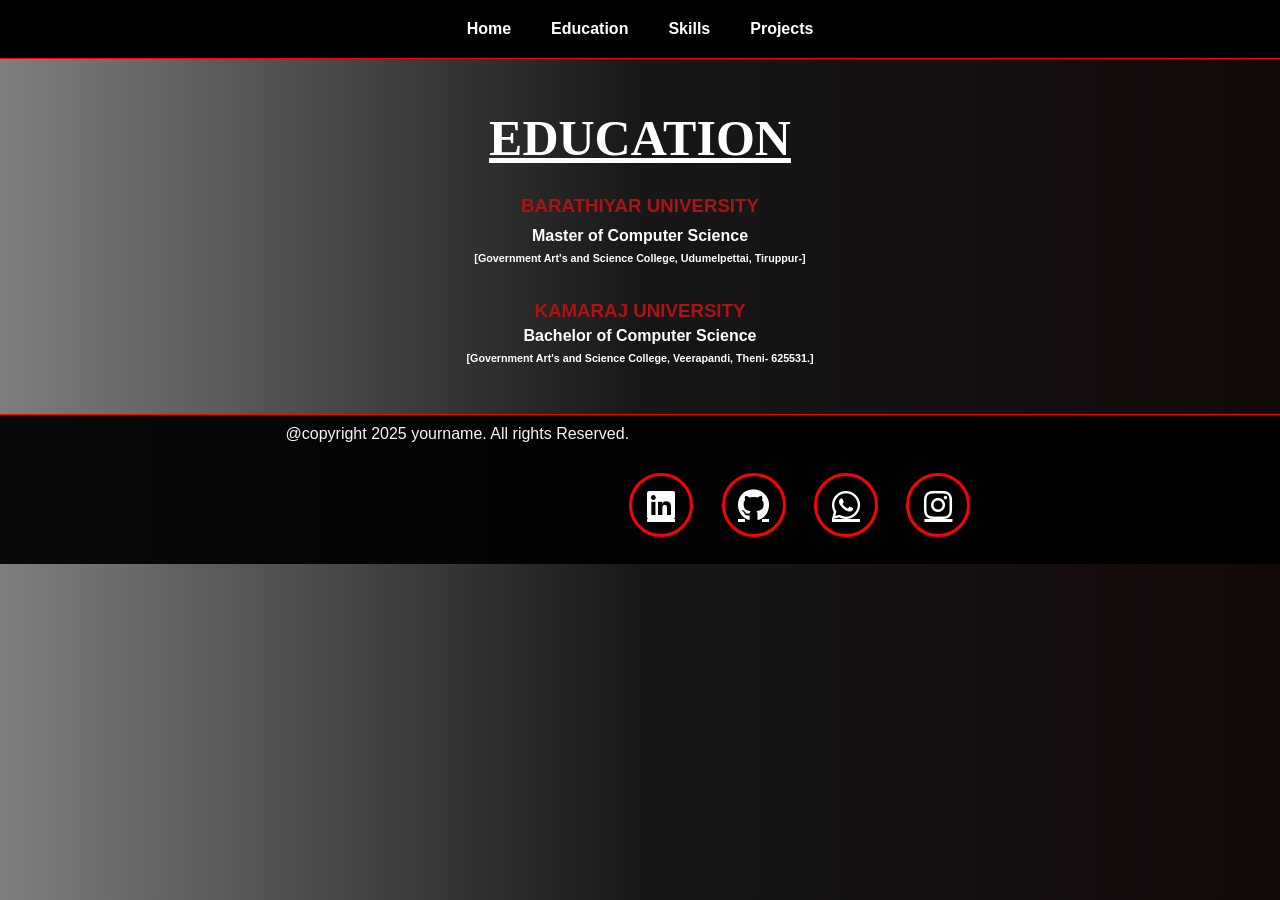
<file: education.html>
<!DOCTYPE html>
<html lang="en">
<head>
  <meta charset="UTF-8" />
  <title>Education - Portfolio</title>
  <link rel="stylesheet" href="styles.css" />
  <link rel="stylesheet" href="responsive.css">
  <link rel="stylesheet" href="https://cdnjs.cloudflare.com/ajax/libs/font-awesome/6.6.0/css/all.min.css"
        integrity="sha512-Kc323vGBEqzTmouAECnVceyQqyqdsSiqLQISBL29aUW4U/M7pSPA/gEUZQqv1cwx4OnYxTxve5UMg5GT6L4JJg=="
        crossorigin="anonymous" referrerpolicy="no-referrer" />
  
</head>
<body>
  <nav>
    <ul>
      <li><a href="intex.html">Home</a></li>
      <li><a href="education.html">Education</a></li>
      <li><a href="skills.html">Skills</a></li>
      <li><a href="project.html">Projects</a></li>
    </ul>
  </nav>

  <!--Education -->
  
  <section class="education">
    <h1 style="font-family: 'Times New Roman', Times, serif; font-size: 50px; font-weight: bolder; 
    margin-bottom: 10px;"><u style="color:">EDUCATION</u></h1>
    <br>
    <h3 style="margin-bottom: 10px; color: rgb(172, 19, 19);" >BARATHIYAR UNIVERSITY</h3>
        <h4 style="margin-bottom: 7px;">Master of Computer Science</h4>
            <h6>[Government Art's and Science College, Udumelpettai, Tiruppur-]</h6><br><br>
    <h3 style="margin-bottom: 5px; color: rgb(172, 19, 19);">KAMARAJ UNIVERSITY</h3>
        <h4 style="margin-bottom: 7px;">Bachelor of Computer Science</h4>
            <h6>[Government Art's and Science College, Veerapandi, Theni- 625531.]</h6>
   </section>
    <footer style="border-top: 0.6px solid red; background: #000000ec; color: whitesmoke; 
    text-align: center; margin: 0; padding:10px 0 10px 0 ;">
        <p>@copyright 2025 yourname. All rights Reserved.</p>
        <!--Social Media Icons-->
        <div class="social-icon">
          <a href="https://www.linkedin.com/notifications/?filter=all"><i class="fa-brands fa-linkedin"></i></a>
          <a href="https://github.com/"><i class="fa-brands fa-github"></i></a>
          <a href="https://web.whatsapp.com/"><i class="fa-brands fa-whatsapp"></i></a>
          <a href="https://www.instagram.com/?utm_source=pwa_homescreen&__pwa=1"><i class="fa-brands fa-instagram"></i></a>
      </div>
    

    </footer>
</body>
</html>
</file>
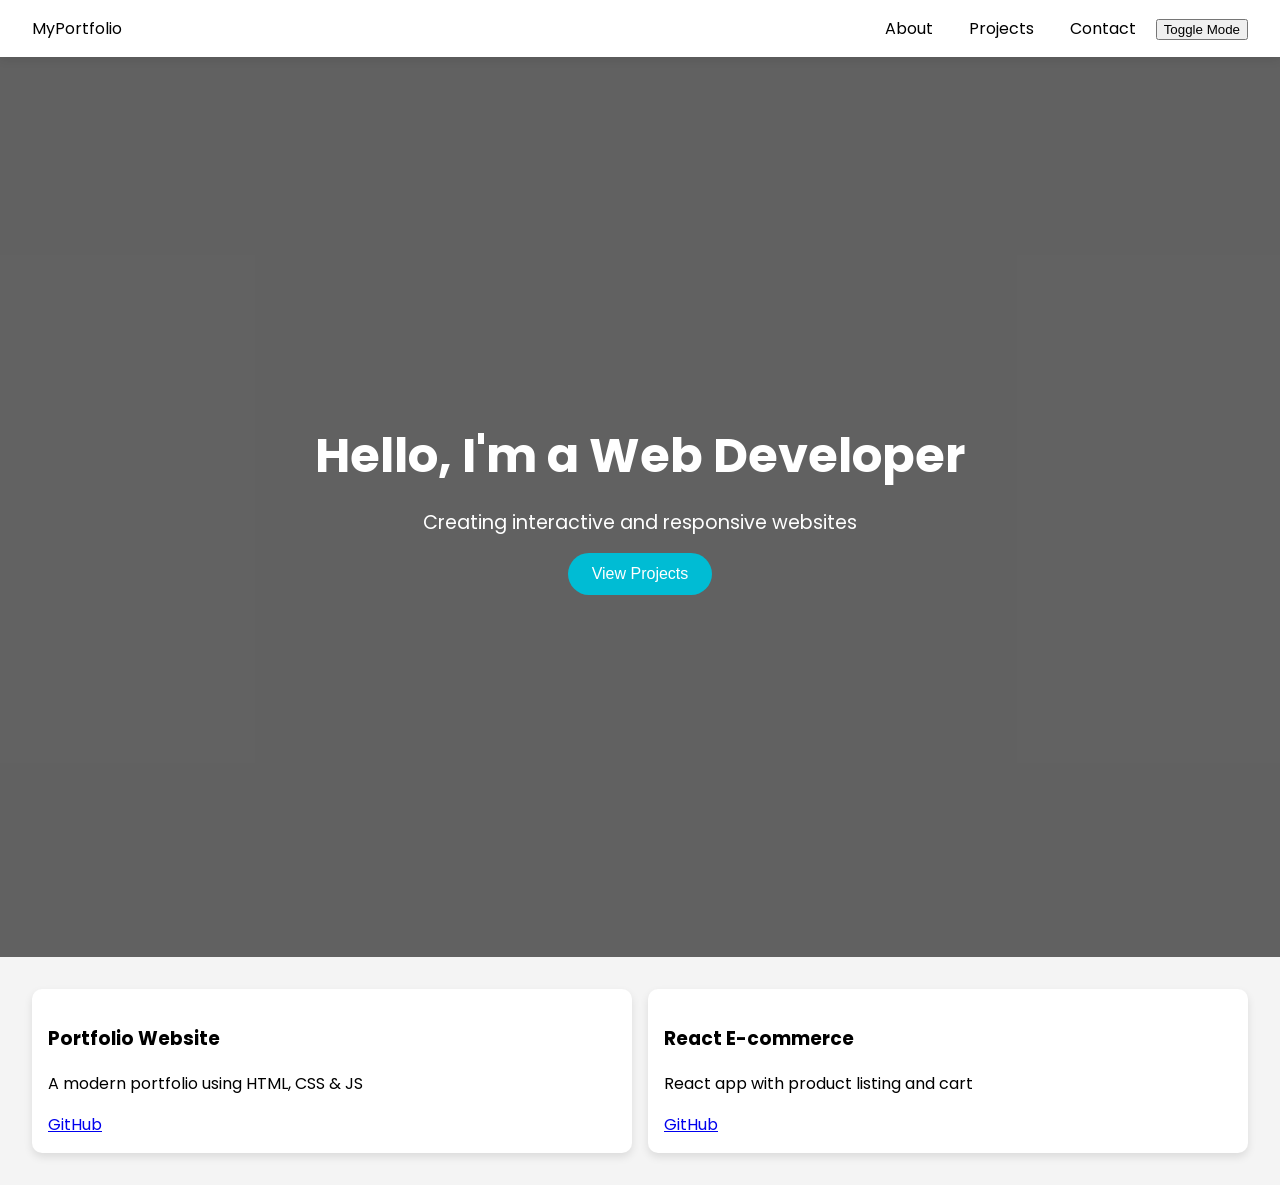
<file: mock.html>
<!DOCTYPE html>
<html lang="en">
<head>
  <meta charset="UTF-8" />
  <meta name="viewport" content="width=device-width, initial-scale=1.0" />
  <title>Portfolio Hero Section</title>
  <link href="https://fonts.googleapis.com/css2?family=Poppins:wght@300;600&display=swap" rel="stylesheet">
  <style>
    :root {
      --bg-light: #f4f4f4;
      --bg-dark: #121212;
      --text-light: #fff;
      --text-dark: #000;
      --primary: #00bcd4;
    }

    body {
      margin: 0;
      font-family: 'Poppins', sans-serif;
      background: var(--bg-light);
      color: var(--text-dark);
      transition: all 0.3s ease;
    }

    header {
      position: sticky;
      top: 0;
      background: #fff;
      padding: 1rem 2rem;
      display: flex;
      justify-content: space-between;
      align-items: center;
      box-shadow: 0 2px 10px rgba(0,0,0,0.1);
      z-index: 1000;
    }

    nav a {
      margin: 0 1rem;
      text-decoration: none;
      color: inherit;
    }

    .dark-mode {
      background: var(--bg-dark);
      color: var(--text-light);
    }

    .hero {
      display: flex;
      flex-direction: column;
      justify-content: center;
      align-items: center;
      height: 100vh;
      background: url('https://images.unsplash.com/photo-1519125323398-675f0ddb6308?auto=format&fit=crop&w=1950&q=80') no-repeat center/cover;
      text-align: center;
      color: #fff;
      position: relative;
    }

    .hero::before {
      content: '';
      position: absolute;
      top: 0; left: 0; right: 0; bottom: 0;
      background: rgba(0,0,0,0.6);
      z-index: 0;
    }

    .hero-content {
      z-index: 1;
      animation: fadeIn 2s ease-in;
    }

    .hero h1 {
      font-size: 3rem;
      margin: 0;
    }

    .hero p {
      font-size: 1.2rem;
      margin: 1rem 0;
    }

    .btn {
      padding: 0.75rem 1.5rem;
      background: var(--primary);
      border: none;
      color: #fff;
      font-size: 1rem;
      cursor: pointer;
      border-radius: 25px;
      transition: transform 0.3s ease;
    }

    .btn:hover {
      transform: scale(1.1);
    }

    @keyframes fadeIn {
      from { opacity: 0; transform: translateY(-20px); }
      to { opacity: 1; transform: translateY(0); }
    }

    .projects {
      display: grid;
      grid-template-columns: repeat(auto-fit, minmax(250px, 1fr));
      gap: 1rem;
      padding: 2rem;
    }

    .card {
      background: #fff;
      padding: 1rem;
      border-radius: 10px;
      box-shadow: 0 4px 8px rgba(0,0,0,0.1);
      transition: transform 0.3s ease;
    }

    .card:hover {
      transform: translateY(-5px);
    }

    @media (max-width: 768px) {
      .hero h1 {
        font-size: 2rem;
      }
    }
  </style>
</head>
<body>
  <header>
    <div class="logo">MyPortfolio</div>
    <nav>
      <a href="#about">About</a>
      <a href="#projects">Projects</a>
      <a href="#contact">Contact</a>
      <button onclick="toggleTheme()">Toggle Mode</button>
    </nav>
  </header>

  <section class="hero" id="home">
    <div class="hero-content">
      <h1>Hello, I'm a Web Developer</h1>
      <p>Creating interactive and responsive websites</p>
      <button class="btn" onclick="document.getElementById('projects').scrollIntoView({ behavior: 'smooth' })">View Projects</button>
    </div>
  </section>

  <section class="projects" id="projects">
    <div class="card">
      <h3>Portfolio Website</h3>
      <p>A modern portfolio using HTML, CSS & JS</p>
      <a href="https://github.com/yourname/portfolio-website" target="_blank">GitHub</a>
    </div>
    <div class="card">
      <h3>React E-commerce</h3>
      <p>React app with product listing and cart</p>
      <a href="https://github.com/yourname/react-ecommerce" target="_blank">GitHub</a>
    </div>
  </section>

  <script>
    function toggleTheme() {
      document.body.classList.toggle('dark-mode');
        const isDark = document.body.classList.contains('dark-mode');
    }
  </script>
</body>
</html>
</file>
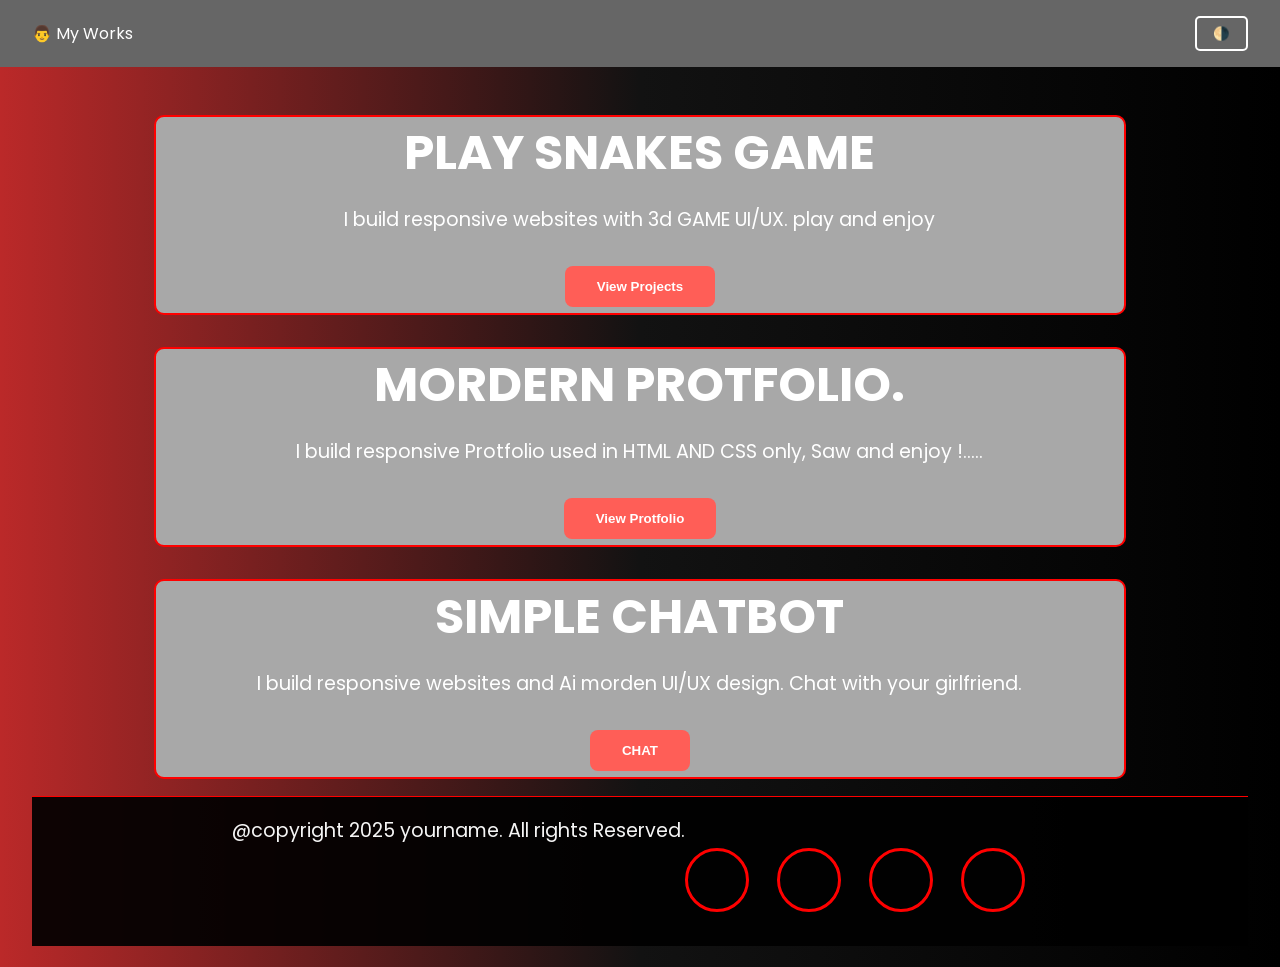
<file: project.html>
<!DOCTYPE html>
<html lang="en">
<head>
  <meta charset="UTF-8" />
  <meta name="viewport" content="width=device-width, initial-scale=1.0" />
  <title>Projects</title><link rel="stylesheet" href="styles.css">
  <link rel="stylesheet" href="responsive.css">
  <link href="https://fonts.googleapis.com/css2?family=Poppins:wght@400;700&display=swap" rel="stylesheet" />
  <style>
      * { margin: 0; padding: 0; box-sizing: border-box; }
    body { font-family: 'Poppins', sans-serif; transition: background 0.3s, color 0.3s; }
    body.light { background: #fff; color: #000; }
    body.dark { background: #121212; color: #fff; }
    header {
      position: sticky; top: 0;
      background: rgba(0,0,0,0.6);
      color: white; padding: 1rem 2rem;
      display: flex; justify-content: space-between; align-items: center;
    }
    .hero {
      display: grid; place-items: center; height: 100vh;
      background: linear-gradient(to right, #ff3838bb, #121212, #000);
      text-align: center; color: white; padding: 2rem;
    }
    .hero h1 {
      font-size: 3rem; animation: fadeIn 1.2s ease-in;
    }
    .hero p {
      font-size: 1.2rem; margin-top: 1rem; animation: fadeIn 1.2s ease-in
    }
    .cta-btn {
      margin-top: 2rem; padding: 0.8rem 2rem;
      background: #ff5e57; border: none; color: white;
      font-weight: bold; cursor: pointer;
      border-radius: 8px; transition: background 0.3s;
    }
    .cta-btn:hover { background: #ff3e36; }
    @keyframes fadeIn {
      from { opacity: 0; transform: translateY(-20px); }
      to { opacity: 1; transform: translateY(0); }
    }
    .box{
        width: 80%;
        height: 200px;
        background-color: #a8a8a8;
        margin: 1rem;
        padding: 0;
        border: 2px solid red ;
        border-radius: 10px;
        justify-content: center;
        display: ;
        
    }
    .toggle-theme {
      cursor: pointer; background: transparent;
      border: 2px solid white; padding: 0.5rem 1rem;
      border-radius: 5px; color: white;
    }
    @media (max-width: 768px) {
      .hero h1 { font-size: 2rem; }
    }
  </style>
</head>
<body class="light">
  <header>
    <div>👨 My Works</div>
    <button class="toggle-theme" onclick="toggleTheme()">🌗</button>
  </header>

  <section class="hero" style="background-color: #000;">
    <div class="box">
      <h1>PLAY SNAKES GAME</h1>
      <p>I build responsive websites with 3d GAME UI/UX. play and enjoy</p>
      <button class="cta-btn" onclick="location.href='snakes.html'">View Projects</button>
    </div>

    <div class="box">
      <h1>MORDERN PROTFOLIO.</h1>
      <p>I build responsive Protfolio used in HTML AND CSS only, Saw and enjoy !.....</p>
      <button class="cta-btn" onclick="location.href='../Protfolio/intex.html'">View Protfolio</button>
    </div>

    <div class="box">
      <h1> SIMPLE CHATBOT</h1>
      <p>I build responsive websites and Ai morden UI/UX design. Chat with your girlfriend.</p>
      <button class="cta-btn" onclick="location.href='CHATBOT'">CHAT</button>
    </div>

    <footer style="border-top: 0.6px solid red; background: #000000ec; color: whitesmoke; 
    justify-content: center;  margin: 1px; padding:3px ; display: flex; " >
    <p>@copyright 2025 yourname. All rights Reserved.</p>
    <!--Social Media Icons-->

    <div class="social-icon">
      <a href="https://www.linkedin.com/notifications/?filter=all"><i class="fa-brands fa-linkedin"></i></a>
      <a href="https://github.com/"><i class="fa-brands fa-github"></i></a>
      <a href="https://web.whatsapp.com/"><i class="fa-brands fa-whatsapp"></i></a>
      <a href="https://www.instagram.com/?utm_source=pwa_homescreen&__pwa=1"><i class="fa-brands fa-instagram"></i></a>
  </div>
  </footer>

  </section>

  <script>
    function toggleTheme() {
      document.body.classList.toggle('dark');
      document.body.classList.toggle('light');
    }
  </script>
</body>
</html>
</file>
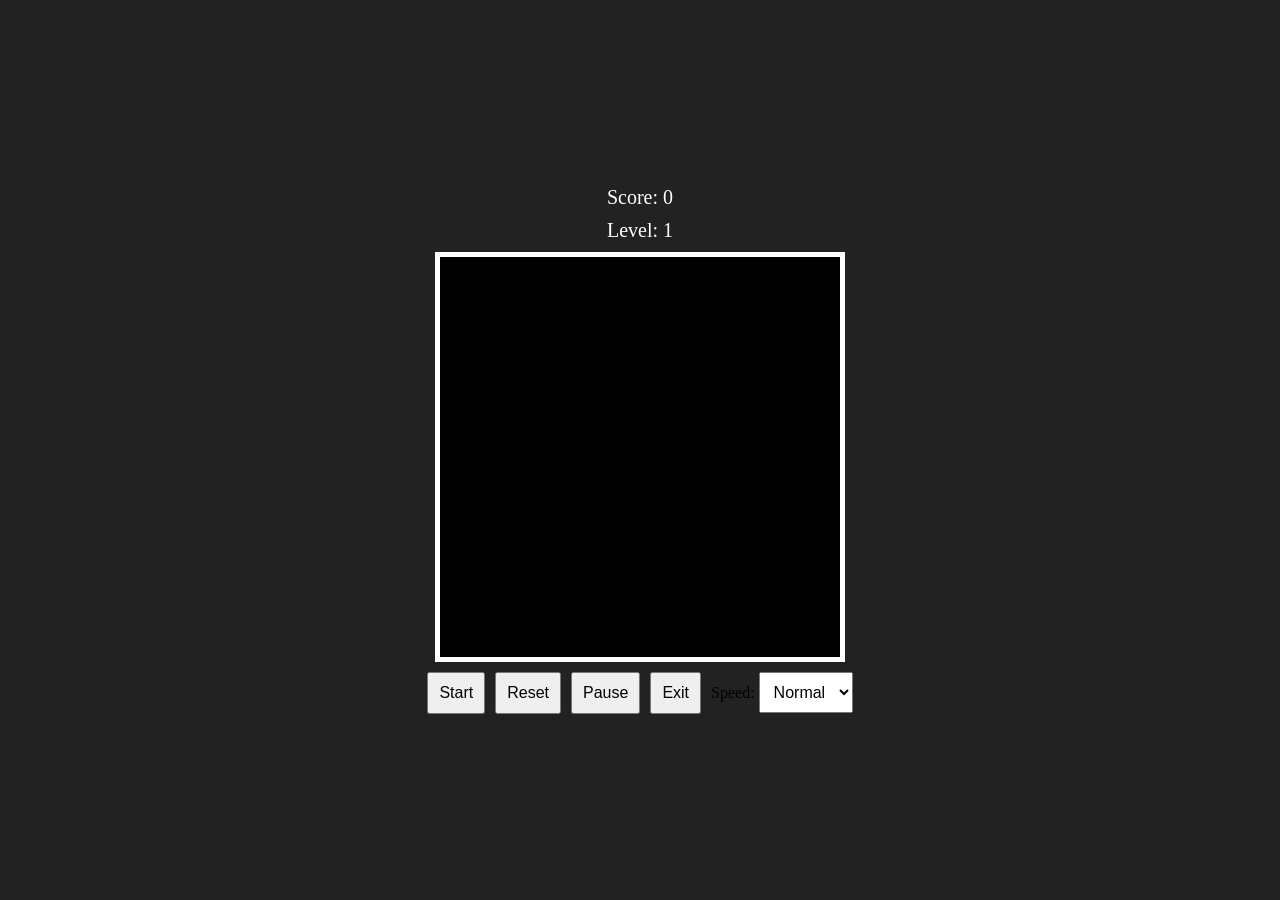
<file: snakes.html>
<!DOCTYPE html>
<html lang="en">
<head>
    <meta charset="UTF-8">
    <meta name="viewport" content="width=device-width, initial-scale=1.0">
    <title>3D Snake Game</title>
    <style>
        body { display: flex; flex-direction: column; justify-content: center; align-items: center; height: 100vh; background: #222; margin: 0; }
        canvas { border: 5px solid #fff; background: black; max-width: 100%; height: auto; }
        .controls { margin-top: 10px; display: flex; gap: 10px; }
        button, select { padding: 10px; font-size: 16px; cursor: pointer; }
        #score { color: white; font-size: 20px; margin-bottom: 10px; }
        #level { color: white; font-size: 20px; margin-bottom: 10px; }
    </style>
</head>
<body>
    <div id="score">Score: 0</div>
    <div id="level">Level: 1</div>
    <canvas id="gameCanvas"></canvas>
    <div class="controls">
        <button onclick="startGame()">Start</button>
        <button onclick="resetGame()">Reset</button>
        <button onclick="pauseGame()">Pause</button>
        <button onclick="exitGame()">Exit</button>
        <label>Speed: 
            <select id="speedControl" onchange="changeSpeed()">
                <option value="150">Slow</option>
                <option value="100" selected>Normal</option>
                <option value="50">Fast</option>
            </select>
        </label>
    </div>
    
    <script>
        const canvas = document.getElementById("gameCanvas");
        const ctx = canvas.getContext("2d");
        canvas.width = Math.min(window.innerWidth - 20, 400);
        canvas.height = Math.min(window.innerHeight - 20, 400);

        let snake = [{ x: 200, y: 200 }];
        let direction = { x: 20, y: 0 };
        let food = generateFood();
        let gameInterval;
        let speed = 100;
        let isRunning = false;
        let score = 0;
        let level = 1;

        document.addEventListener("keydown", (event) => {
            const key = event.key.toLowerCase();
            if (key === "arrowup" || key === "w") direction = { x: 0, y: -20 };
            if (key === "arrowdown" || key === "s") direction = { x: 0, y: 20 };
            if (key === "arrowleft" || key === "a") direction = { x: -20, y: 0 };
            if (key === "arrowright" || key === "d") direction = { x: 20, y: 0 };
        });

        function generateFood() {
            return { x: Math.floor(Math.random() * (canvas.width / 20)) * 20, y: Math.floor(Math.random() * (canvas.height / 20)) * 20 };
        }

        function update() {
            const head = { x: snake[0].x + direction.x, y: snake[0].y + direction.y };
            
            if (snake.some(segment => segment.x === head.x && segment.y === head.y)) {
                alert("Game Over! The snake ate itself.");
                resetGame();
                return;
            }
            
            snake.unshift(head);
            
            if (head.x === food.x && head.y === food.y) {
                food = generateFood();
                score += 10;
                document.getElementById("score").innerText = "Score: " + score;
                checkLevelUp();
            } else {
                snake.pop();
            }

            if (head.x < 0 || head.x >= canvas.width || head.y < 0 || head.y >= canvas.height) {
                alert("Game Over! You hit the wall.");
                resetGame();
            }
        }

        function checkLevelUp() {
            if (score >= 150) {
                level++;
                document.getElementById("level").innerText = "Level: " + level;
                alert("You won! Proceeding to level " + level);
                increaseDifficulty();
                resetGame();
            }
        }

        function increaseDifficulty() {
            if (level <= 10) speed = 100;
            else if (level <= 20) speed = 80;
            else if (level <= 25) speed = 60;
            else speed = 40;

            clearInterval(gameInterval);
            gameInterval = setInterval(gameLoop, speed);
        }

        function draw() {
            ctx.fillStyle = "black";
            ctx.fillRect(0, 0, canvas.width, canvas.height);
            
            ctx.fillStyle = "red";
            ctx.fillRect(food.x, food.y, 20, 20);
            
            ctx.fillStyle = "lime";
            snake.forEach((segment) => {
                ctx.fillRect(segment.x, segment.y, 20, 20);
                ctx.strokeStyle = "darkgreen";
                ctx.strokeRect(segment.x, segment.y, 20, 20);
            });
        }

        function gameLoop() {
            update();
            draw();
        }

        function startGame() {
            if (!isRunning) {
                gameInterval = setInterval(gameLoop, speed);
                isRunning = true;
            }
        }

        function resetGame() {
            clearInterval(gameInterval);
            snake = [{ x: 200, y: 200 }];
            direction = { x: 20, y: 0 };
            food = generateFood();
            score = 0;
            document.getElementById("score").innerText = "Score: " + score;
            isRunning = false;
            startGame();
        }

        function pauseGame() {
            clearInterval(gameInterval);
            isRunning = false;
        }

        function exitGame() {
            clearInterval(gameInterval);
            isRunning = false;
        }

        function changeSpeed() {
            speed = document.getElementById("speedControl").value;
            if (isRunning) {
                clearInterval(gameInterval);
                gameInterval = setInterval(gameLoop, speed);
            }
        }
    </script>
</body>
</html>
</file>
<file: styles.css>
* {
    margin: 0;
    padding: 0;
    box-sizing: border-box;
    animation: fadeIn 1.2s ease-in;
    cursor: pointer;
  }
  
:root {
    --bg-color: #000000;
    --second-bg-color: #161616;
    --text-color: #ff0303e7;
    --main-color: #fffdfd;
}

  body {
    font-family: 'Segoe UI', sans-serif;
    background: linear-gradient(to right, lab(1.33% 1.05 0.37 / 0.514), #171718, #140909);
    color: #ffffff;
  }
  nav {
    background: #000000;
    padding: 10px 0;
    border-bottom: 0.5px solid red;
  }
  nav ul {
    display: flex;
    justify-content: center;
    list-style: none;
  }
  nav ul li {
    margin: 10px 20px;
  }
  nav ul li a {
    color: white;
    text-decoration: none;
    font-weight: bold;
    transition: 0.3s;
  }
  nav ul li a:hover {
    color: #00aaff;
  }
  .home{
      display: flex;
      justify-content: center;
      align-items: center;
      gap: 8rem;
      background: var(--bg-color);
      padding: 50px;
      margin: auto;
  }
  .intro {
      font-size: 1.2rem;
      font-weight: 700;
      line-height: 1.3;
  }
  span{
      color: var(--main-color);
  }
  .intro h1{
      color: var(--main-color);
      animation: fadeIn 1.2s ease-in-out
  }
  .intro h3 {
     color: rgb(29, 188, 228);
     font-size: 4rem;
     margin-bottom: 1rem;
     font-weight: 700;
  }
  .intro p {
    line-height: 1.6;
    font-size: 1.1em;
  }
  .profile-pic {
    width: 50%;
    margin-top: -30px;
    display: flex;
    justify-content: center;
  }
  .profile-pic img {
    width: 350px;
    height: 350px;
    object-fit: fit;
    border-radius: 80%;
    border: 6px solid #ff0000ec;
  }
/*Social media Icons*/
.social-icon a{
    display: inline-flex;
    justify-content: center;
    align-items: center;
    width: 4rem;
    height: 4rem;
    background: transparent;
    border: 0.2rem solid red;
    font-size: 2rem;
    border-radius: 50%;
    color: var(--main-color);
    margin: 3rem 1.5rem 3rem 0;
    transition: 0.3s ease;
}
.social-icon a:hover {
    color: black;
    transform: scale(1.3)translateY(-5px);
    background: var(--main-color);
    box-shadow: 0 0 25px red;
}


  /*Education styles*/
  .education{
    padding: 50px;
    text-align: center;
  }
  
  .education1{
    padding: 50px;
    text-align: center;
  }
  .skills {
    padding: 60px;
    text-align: center;
  }
  .skills .skill {
    margin: 20px auto;
    padding-right: 100px;
    padding-left: 100px;
    width: 60%;
    text-align: left;
  }
  
  .skills .bar {
    background: #a59898;
    border-radius: 20px;
    overflow: hidden;
    height: 25px;
  }
  
  .skills .bar div {
    background: #b90a04da; /* dark blue */
    height: 100%;
    color: #fff;
    text-align: right;
    padding-right: 10px;
    line-height: 25px;
    font-weight: bold;
    border-radius: 20px 0 0 20px;
  }
  @keyframes fadeIn {
    from { opacity: 0; transform: translateY(-20px); }
    to { opacity: 1; transform: translateY(0); }
  }

  @keyframes fadeout {
    from { opacity: 0; transform: translateY(-20px); }
    to { opacity: 1; transform: translateY(0); }
  }
  footer{border-top: 0.6px solid red; background: #000000ec; color: whitesmoke; 
    justify-content: center; display: flex; width: 100%; height: 150px;
  }
</file>
<file: responsive.css>
@media (max-width: 999px) and (min-width: 100px) {
  .home {
    flex-direction: column;
    gap: 3rem;
    padding: 30px 20px;
    text-align: center;
  }

  .intro h3 {
    font-size: 2.5rem;
  }

  .intro p {
    font-size: 1rem;
  }

  .profile-pic {
    width: 100%;
    margin-top: 0;
  }

  .profile-pic img {
    width: 250px;
    height: 250px;
  }

  nav ul {
    flex-direction: column;
  }

  nav ul li {
    margin: 10px 0;
  }

  .skills .skill {
    width: 90%;
    padding: 0;
  }

  .social-icon a {
    width: 3rem;
    height: 3rem;
    font-size: 1.5rem;
    margin: 1rem 1rem;
  }
}
@media (max-width: 500px) and (min-width: 100px) {
    .home {
      flex-direction: column;
      gap: 3rem;
      padding: 30px 20px;
      text-align: center;
    }
  
    .intro h3 {
      font-size: 2.5rem;
    }
  
    .intro p {
      font-size: 1rem;
    }
  
    .profile-pic {
      width: 100%;
      margin-top: 0;
    }
  
    .profile-pic img {
      width: 250px;
      height: 250px;
    }
  
    nav ul {
      flex-direction: column;
    }
  
    nav ul li {
      margin: 10px 0;
    }
  
    .skills .skill {
      width: 90%;
      padding: 0;
    }
  
    .social-icon a {
      width: 3rem;
      height: 3rem;
      font-size: 1.5rem;
      margin: 1rem 1rem;
    }
  }
  @media (max-width: 800px) and (min-width: 600px) {
    .home {
      flex-direction: column;
      gap: 3rem;
      padding: 30px 20px;
      text-align: center;
    }
  
    .intro h3 {
      font-size: 2.5rem;
    }
  
    .intro p {
      font-size: 1rem;
    }
  
    .profile-pic {
      width: 100%;
      margin-top: 0;
    }
  
    .profile-pic img {
      width: 250px;
      height: 250px;
    }
  
    nav ul {
      flex-direction: column;
    }
  
    nav ul li {
      margin: 10px 0;
    }
  
    .skills .skill {
      width: 90%;
      padding: 0;
    }
  
    .social-icon a {
      width: 3rem;
      height: 3rem;
      font-size: 1.5rem;
      margin: 1rem 1rem;
    }
  }
</file>
